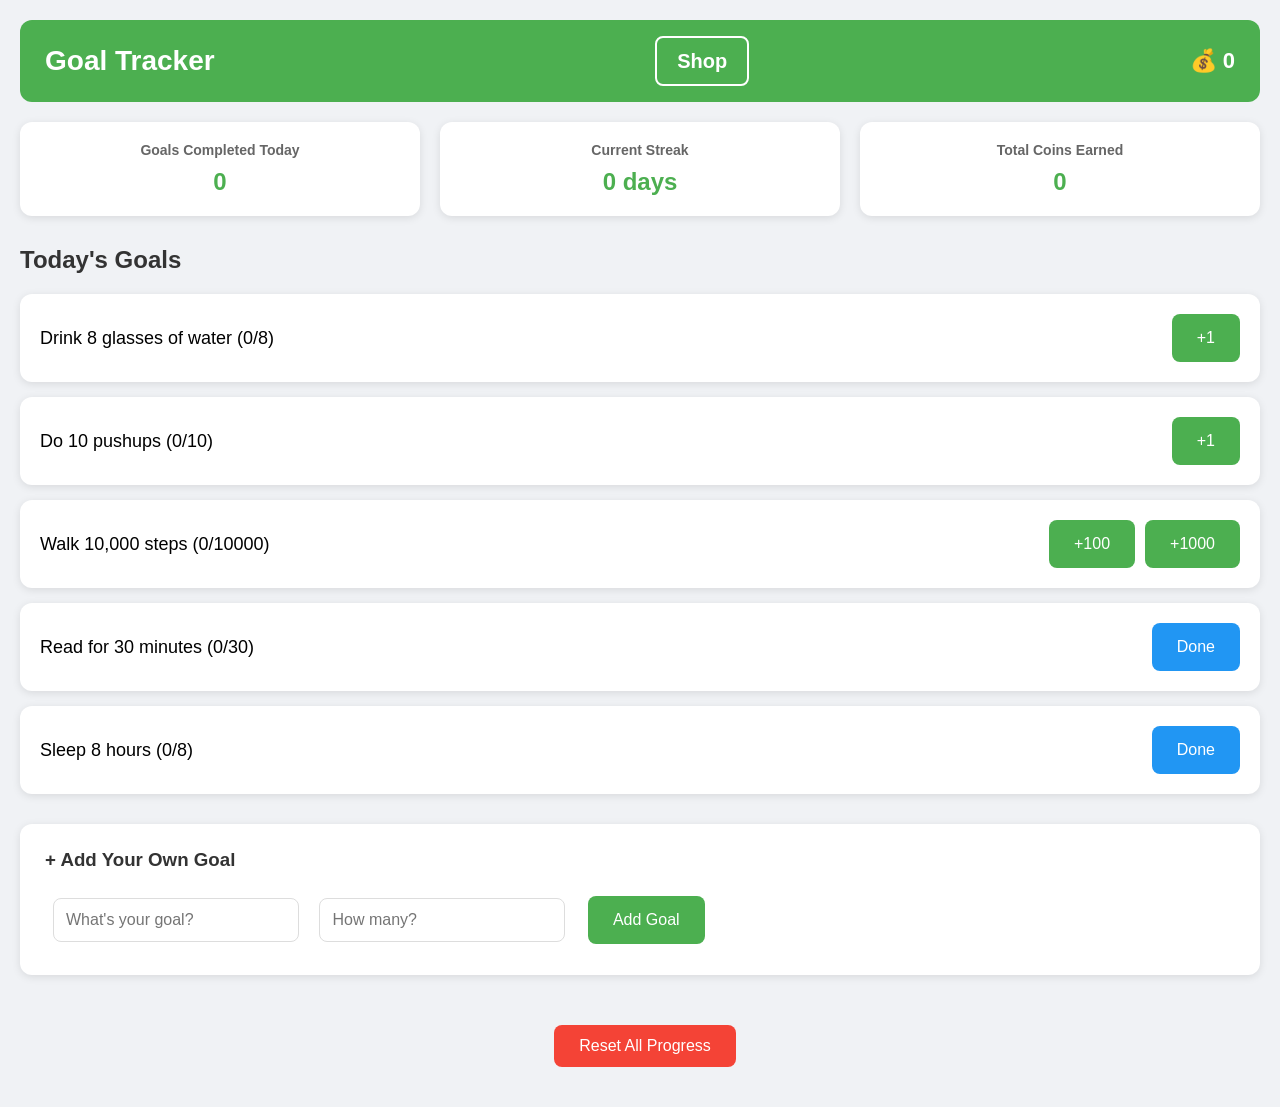
<file: index.html>
<!DOCTYPE html>
<html lang="en">
<head>
    <meta charset="UTF-8">
    <meta name="viewport" content="width=device-width, initial-scale=1.0">
    <title>Goal Tracker Dashboard</title>
    <link rel="stylesheet" href="styles.css">
</head>
<body>
    <div class="header">
        <h1>Goal Tracker</h1>
        <nav>
            <a href="shop.html" class="shop-link">Shop</a>
        </nav>
        <div class="currency">
            <span>💰 </span>
            <span id="currency-display">0</span>
        </div>
    </div>

    <div class="stats-section">
        <div class="stat-card">
            <h3>Goals Completed Today</h3>
            <span id="completed-today">0</span>
        </div>
        <div class="stat-card">
            <h3>Current Streak</h3>
            <span id="current-streak">0 days</span>
        </div>
        <div class="stat-card">
            <h3>Total Coins Earned</h3>
            <span id="total-coins">0</span>
        </div>
    </div>

    <div class="goals-dashboard">
        <h2>Today's Goals</h2>
        <div id="goals-grid">
            
        </div>
    </div>

    <div class="add-goal-section">
        <h3>+ Add Your Own Goal</h3>
        <input type="text" id="goal-name" placeholder="What's your goal?">
        <input type="number" id="goal-target" placeholder="How many?">
        <button id="add-goal-btn">Add Goal</button>
    </div>
    <div class="reset-section">
    <button id="reset-btn" onclick="resetApp()">Reset All Progress</button>
</div>

<script src="script.js"></script>
</body>
</html>


    <script src="script.js"></script>
</body>
</html>
</file>
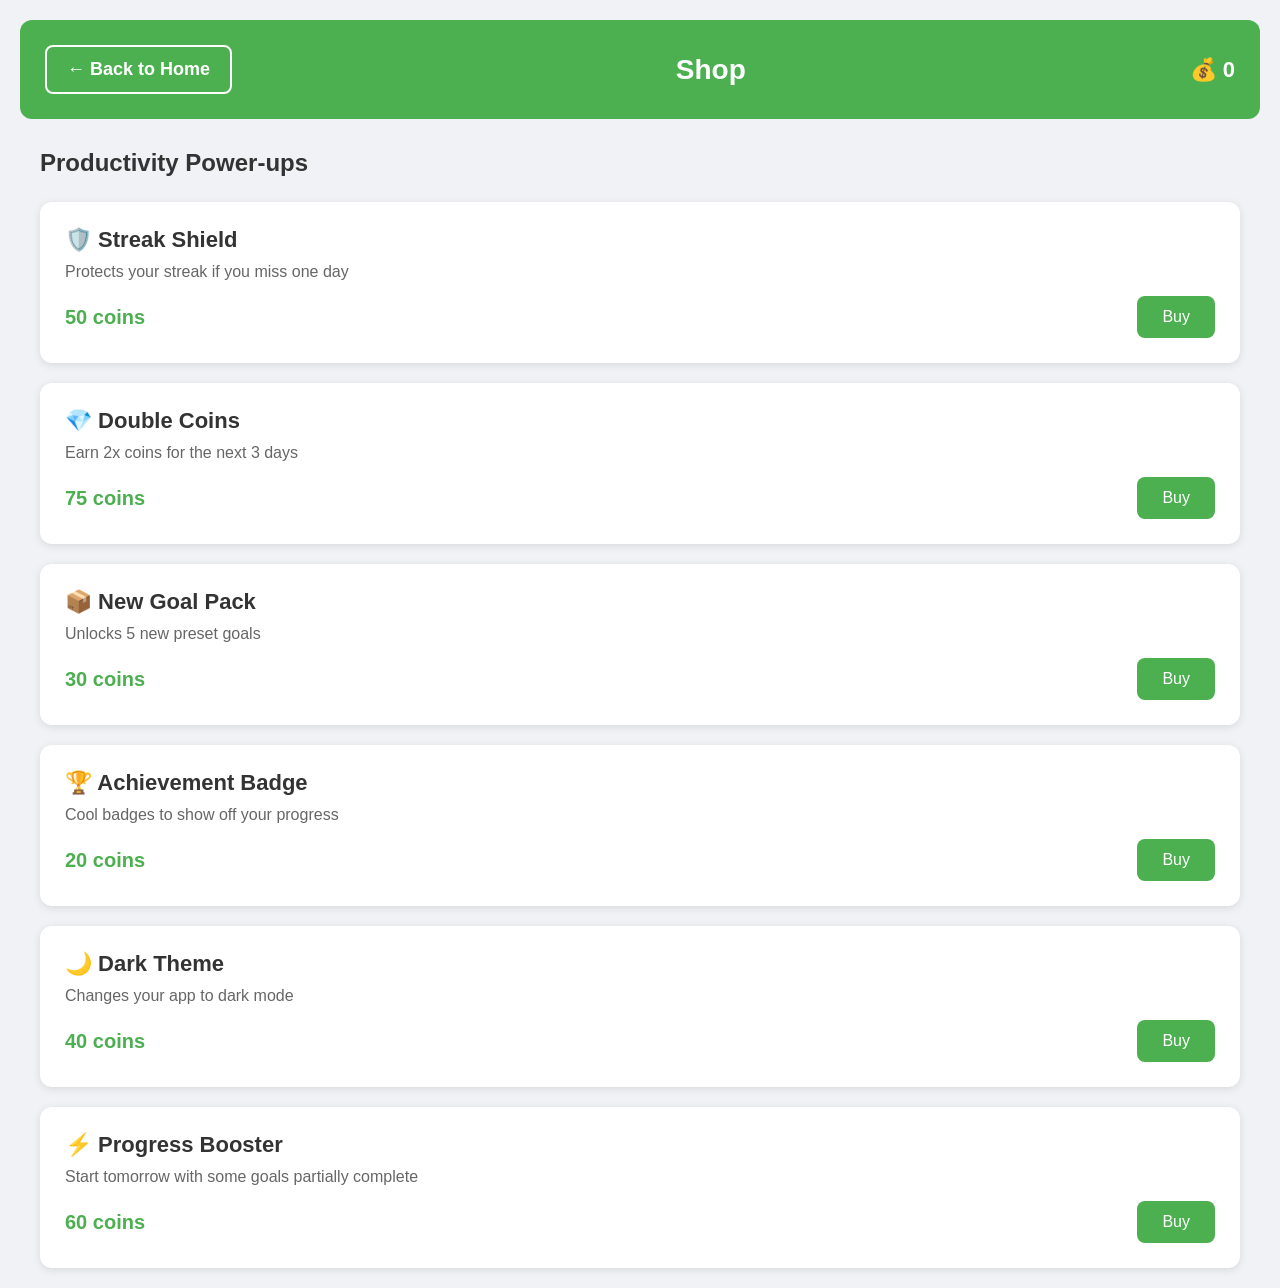
<file: shop.html>
<!DOCTYPE html>
<html lang="en">
<head>
    <meta charset="UTF-8">
    <meta name="viewport" content="width=device-width, initial-scale=1.0">
    <title>Shop - Goal Tracker</title>
    <link rel="stylesheet" href="shop.styles.css">
</head>
<body>
    <div class="header">
        <a href="index.html" class="back-button">← Back to Home</a>
        <h1>Shop</h1>
        <div class="currency">
            <span>💰 </span>
            <span id="shop-currency-display">0</span>
        </div>
    </div>

    <div class="shop-container">
        <h2>Productivity Power-ups</h2>
        <div class="shop-grid">
            
            <div class="shop-item">
                <h3>🛡️ Streak Shield</h3>
                <p>Protects your streak if you miss one day</p>
                <div class="item-footer">
                    <span class="price">50 coins</span>
                    <button onclick="buyItem(50, 'Streak Shield')">Buy</button>
                </div>
            </div>

            <div class="shop-item">
                <h3>💎 Double Coins</h3>
                <p>Earn 2x coins for the next 3 days</p>
                <div class="item-footer">
                    <span class="price">75 coins</span>
                    <button onclick="buyItem(75, 'Double Coins')">Buy</button>
                </div>
            </div>

            <div class="shop-item">
                <h3>📦 New Goal Pack</h3>
                <p>Unlocks 5 new preset goals</p>
                <div class="item-footer">
                    <span class="price">30 coins</span>
                    <button onclick="buyItem(30, 'New Goal Pack')">Buy</button>
                </div>
            </div>

            <div class="shop-item">
                <h3>🏆 Achievement Badge</h3>
                <p>Cool badges to show off your progress</p>
                <div class="item-footer">
                    <span class="price">20 coins</span>
                    <button onclick="buyItem(20, 'Achievement Badge')">Buy</button>
                </div>
            </div>

            <div class="shop-item">
                <h3>🌙 Dark Theme</h3>
                <p>Changes your app to dark mode</p>
                <div class="item-footer">
                    <span class="price">40 coins</span>
                    <button onclick="buyItem(40, 'Dark Theme')">Buy</button>
                </div>
            </div>

            <div class="shop-item">
                <h3>⚡ Progress Booster</h3>
                <p>Start tomorrow with some goals partially complete</p>
                <div class="item-footer">
                    <span class="price">60 coins</span>
                    <button onclick="buyItem(60, 'Progress Booster')">Buy</button>
                </div>
            </div>

        </div>
    </div>

    <script src="shop.js"></script>
</body>
</html>
</file>
<file: styles.css>
body {
    font-family: Arial, sans-serif;
    margin: 0;
    padding: 20px;
    background-color: #f0f2f5;
}

.header {
    background-color: #4CAF50;
    color: white;
    padding: 25px;
    border-radius: 12px;
    display: flex;
    justify-content: space-between;
    align-items: center;
    margin-bottom: 20px;
}

.header h1 {
    margin: 0;
    font-size: 28px;
}

.shop-link {
    color: white;
    text-decoration: none;
    font-size: 20px;
    font-weight: bold;
    padding: 12px 20px;
    border: 2px solid white;
    border-radius: 8px;
}

.shop-link:hover {
    background-color: white;
    color: #4CAF50;
}

.currency {
    font-size: 22px;
    font-weight: bold;
}

.stats-section {
    display: flex;
    gap: 20px;
    margin-bottom: 30px;
}

.stat-card {
    background-color: white;
    padding: 20px;
    border-radius: 12px;
    text-align: center;
    flex: 1;
    box-shadow: 0 2px 8px rgba(0,0,0,0.1);
}

.stat-card h3 {
    margin: 0 0 10px 0;
    color: #666;
    font-size: 14px;
}

.stat-card span {
    font-size: 24px;
    font-weight: bold;
    color: #4CAF50;
}

.goals-dashboard {
    margin-bottom: 30px;
}

.goals-dashboard h2 {
    color: #333;
    margin-bottom: 20px;
}

#goals-grid {
    display: flex;
    flex-direction: column;
    gap: 15px;
}

.add-goal-section {
    background-color: white;
    padding: 25px;
    border-radius: 12px;
    box-shadow: 0 2px 8px rgba(0,0,0,0.1);
}

.add-goal-section h3 {
    margin-top: 0;
    color: #333;
}

input {
    padding: 12px;
    margin: 8px;
    border: 1px solid #ddd;
    border-radius: 8px;
    width: 220px;
    font-size: 16px;
}

button {
    background-color: #4CAF50;
    color: white;
    padding: 15px 25px;
    border: none;
    border-radius: 8px;
    cursor: pointer;
    font-size: 16px;
    margin-left: 10px;
}

button:hover {
    background-color: #45a049;
}

.reset-section {
    text-align: center;
    margin-top: 30px;
    padding: 20px;
}

#reset-btn {
    background-color: #f44336;
    color: white;
    padding: 12px 25px;
    border: none;
    border-radius: 8px;
    cursor: pointer;
    font-size: 16px;
}

#reset-btn:hover {
    background-color: #d32f2f;
}
</file>
<file: shop.styles.css>
body {
    font-family: Arial, sans-serif;
    margin: 0;
    padding: 20px;
    background-color: #f0f2f5;
}

.header {
    background-color: #4CAF50;
    color: white;
    padding: 25px;
    border-radius: 12px;
    display: flex;
    justify-content: space-between;
    align-items: center;
    margin-bottom: 30px;
}

.header h1 {
    margin: 0;
    font-size: 28px;
}

.back-button {
    color: white;
    text-decoration: none;
    font-size: 18px;
    font-weight: bold;
    padding: 12px 20px;
    border: 2px solid white;
    border-radius: 8px;
}

.back-button:hover {
    background-color: white;
    color: #4CAF50;
}

.currency {
    font-size: 22px;
    font-weight: bold;
}

.shop-container {
    max-width: 1200px;
    margin: 0 auto;
}

.shop-container h2 {
    color: #333;
    margin-bottom: 25px;
    font-size: 24px;
}

.shop-grid {
    display: flex;
    flex-direction: column;
    gap: 20px;
}

.shop-item {
    background-color: white;
    padding: 25px;
    border-radius: 12px;
    box-shadow: 0 2px 8px rgba(0,0,0,0.1);
}

.shop-item h3 {
    margin: 0 0 10px 0;
    color: #333;
    font-size: 22px;
}

.shop-item p {
    color: #666;
    margin: 0 0 15px 0;
    font-size: 16px;
}

.item-footer {
    display: flex;
    justify-content: space-between;
    align-items: center;
}

.price {
    font-size: 20px;
    font-weight: bold;
    color: #4CAF50;
}

button {
    background-color: #4CAF50;
    color: white;
    padding: 12px 25px;
    border: none;
    border-radius: 8px;
    cursor: pointer;
    font-size: 16px;
}

button:hover {
    background-color: #45a049;
}
</file>
